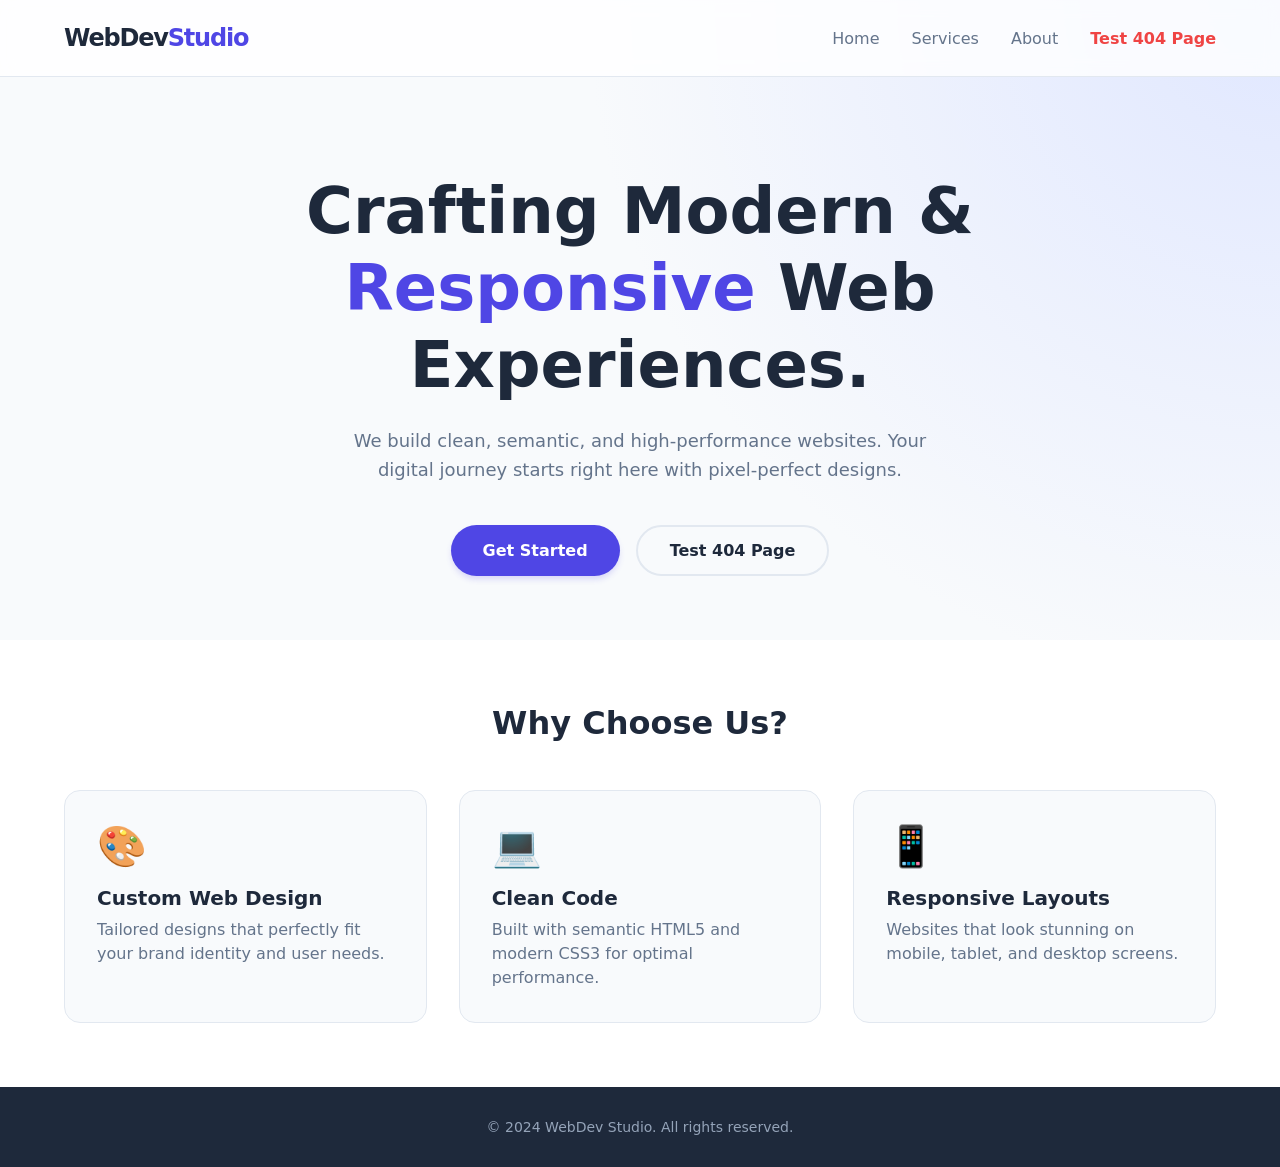
<file: index.html>
<!DOCTYPE html>
<html lang="en">
<head>
    <meta charset="UTF-8">
    <meta name="viewport" content="width=device-width, initial-scale=1.0">
    <title>WebDev Studio | Home</title>
    <link rel="stylesheet" href="style.css">
</head>
<body class="home-body">

    <!-- Navigation Bar -->
    <nav class="navbar">
        <div class="logo">WebDev<span>Studio</span></div>
        <ul class="nav-links">
            <li><a href="#">Home</a></li>
            <li><a href="#">Services</a></li>
            <li><a href="#">About</a></li>
            <!-- 404 Page Test Link -->
            <li><a href="404.html" class="btn-test">Test 404 Page</a></li>
        </ul>
    </nav>

    <!-- Main Hero Section -->
    <header class="hero-section">
        <div class="hero-content">
            <h1 class="hero-title">Crafting Modern & <br><span class="highlight">Responsive</span> Web Experiences.</h1>
            <p class="hero-subtitle">
                We build clean, semantic, and high-performance websites. 
                Your digital journey starts right here with pixel-perfect designs.
            </p>
            <div class="hero-buttons">
                <a href="#" class="home-button">Get Started</a>
                <!-- 404 Page Test Link (Secondary Button) -->
                <a href="404.html" class="secondary-button">Test 404 Page</a>
            </div>
        </div>
    </header>

    <!-- Features Section -->
    <section class="features-section">
        <h2 class="section-title">Why Choose Us?</h2>
        <div class="features-grid">
            
            <div class="feature-card">
                <div class="icon">🎨</div>
                <h3>Custom Web Design</h3>
                <p>Tailored designs that perfectly fit your brand identity and user needs.</p>
            </div>

            <div class="feature-card">
                <div class="icon">💻</div>
                <h3>Clean Code</h3>
                <p>Built with semantic HTML5 and modern CSS3 for optimal performance.</p>
            </div>

            <div class="feature-card">
                <div class="icon">📱</div>
                <h3>Responsive Layouts</h3>
                <p>Websites that look stunning on mobile, tablet, and desktop screens.</p>
            </div>

        </div>
    </section>

    <!-- Footer -->
    <footer class="site-footer">
        <p>&copy; 2024 WebDev Studio. All rights reserved.</p>
    </footer>

</body>
</html>
</file>
<file: style.css>
/* =========================================
   CSS Variables
   ========================================= */
:root {
    --primary-color: #4f46e5;
    --primary-hover: #4338ca;
    --text-main: #1e293b;
    --text-muted: #64748b;
    --bg-color: #f8fafc;
    --font-family: system-ui, -apple-system, BlinkMacSystemFont, 'Segoe UI', Roboto, sans-serif;
}

/* =========================================
   Reset & Base Styles
   ========================================= */
* {
    margin: 0;
    padding: 0;
    box-sizing: border-box;
}

body {
    font-family: var(--font-family);
    background-color: var(--bg-color);
    color: var(--text-main);
    -webkit-font-smoothing: antialiased;
}

/* =========================================
   404 PAGE STYLES (Unchanged)
   ========================================= */
.error-container {
    min-height: 100vh;
    display: grid;
    place-items: center;
    padding: 2rem;
    background-image: radial-gradient(circle at 50% 0%, #e0e7ff 0%, transparent 50%);
}

.error-content {
    max-width: 600px;
    width: 100%;
    text-align: center;
    display: flex;
    flex-direction: column;
    align-items: center;
    gap: 1.5rem;
    animation: fadeIn 0.8s ease-out forwards;
}

.error-code {
    font-size: clamp(5rem, 15vw, 8rem);
    font-weight: 900;
    line-height: 1;
    color: var(--primary-color);
    letter-spacing: -0.05em;
    margin-top: 1rem;
    text-shadow: 4px 4px 0px rgba(79, 70, 229, 0.1);
}

.error-title {
    font-size: clamp(1.5rem, 4vw, 2rem);
    font-weight: 700;
    color: var(--text-main);
}

.error-message {
    font-size: clamp(1rem, 2vw, 1.125rem);
    color: var(--text-muted);
    line-height: 1.6;
    max-width: 450px;
}

.home-button {
    display: inline-flex;
    align-items: center;
    gap: 0.5rem;
    padding: 0.875rem 2rem;
    background-color: var(--primary-color);
    color: #ffffff;
    text-decoration: none;
    font-weight: 600;
    font-size: 1rem;
    border-radius: 9999px;
    transition: all 0.3s cubic-bezier(0.4, 0, 0.2, 1);
    box-shadow: 0 4px 6px -1px rgba(79, 70, 229, 0.2);
    border: none;
    cursor: pointer;
}

.home-button:hover {
    background-color: var(--primary-hover);
    transform: translateY(-3px);
    box-shadow: 0 10px 15px -3px rgba(79, 70, 229, 0.4);
}

/* SVG Illustration Styles */
.error-illustration { width: 100%; max-width: 300px; margin-bottom: 1rem; }
.satellite { animation: float 4s ease-in-out infinite; transform-origin: center; }
.star { animation: twinkle 2s ease-in-out infinite alternate; }
.star-2 { animation-delay: 0.5s; }
.star-3 { animation-delay: 1s; }
.star-4 { animation-delay: 1.5s; }

/* =========================================
   HOMEPAGE STYLES (New)
   ========================================= */
.home-body {
    background-image: radial-gradient(circle at 100% 0%, #e0e7ff 0%, transparent 40%);
}

/* Navbar */
.navbar {
    display: flex;
    justify-content: space-between;
    align-items: center;
    padding: 1.5rem 5%;
    background-color: rgba(255, 255, 255, 0.8);
    backdrop-filter: blur(10px);
    position: sticky;
    top: 0;
    z-index: 100;
    border-bottom: 1px solid #e2e8f0;
}

.logo {
    font-size: 1.5rem;
    font-weight: 800;
    color: var(--text-main);
    letter-spacing: -0.05em;
}

.logo span {
    color: var(--primary-color);
}

.nav-links {
    display: flex;
    list-style: none;
    gap: 2rem;
    align-items: center;
}

.nav-links a {
    text-decoration: none;
    color: var(--text-muted);
    font-weight: 500;
    transition: color 0.3s ease;
}

.nav-links a:hover {
    color: var(--primary-color);
}

.btn-test {
    color: #ef4444 !important;
    font-weight: 600 !important;
}

/* Hero Section */
.hero-section {
    padding: 6rem 5% 4rem;
    text-align: center;
    display: flex;
    justify-content: center;
}

.hero-content {
    max-width: 800px;
}

.hero-title {
    font-size: clamp(2.5rem, 5vw, 4rem);
    font-weight: 800;
    line-height: 1.2;
    margin-bottom: 1.5rem;
    color: var(--text-main);
}

.highlight {
    color: var(--primary-color);
}

.hero-subtitle {
    font-size: 1.125rem;
    color: var(--text-muted);
    line-height: 1.6;
    margin-bottom: 2.5rem;
    max-width: 600px;
    margin-inline: auto;
}

.hero-buttons {
    display: flex;
    gap: 1rem;
    justify-content: center;
}

.secondary-button {
    display: inline-flex;
    align-items: center;
    padding: 0.875rem 2rem;
    background-color: transparent;
    color: var(--text-main);
    text-decoration: none;
    font-weight: 600;
    font-size: 1rem;
    border-radius: 9999px;
    border: 2px solid #e2e8f0;
    transition: all 0.3s ease;
}

.secondary-button:hover {
    border-color: var(--text-main);
    background-color: #f1f5f9;
}

/* Features Section */
.features-section {
    padding: 4rem 5%;
    background-color: #ffffff;
}

.section-title {
    text-align: center;
    font-size: 2rem;
    margin-bottom: 3rem;
    color: var(--text-main);
}

.features-grid {
    display: grid;
    grid-template-columns: repeat(auto-fit, minmax(300px, 1fr));
    gap: 2rem;
    max-width: 1200px;
    margin: 0 auto;
}

.feature-card {
    padding: 2rem;
    border-radius: 1rem;
    background-color: var(--bg-color);
    border: 1px solid #e2e8f0;
    transition: transform 0.3s ease, box-shadow 0.3s ease;
}

.feature-card:hover {
    transform: translateY(-5px);
    box-shadow: 0 10px 25px -5px rgba(0, 0, 0, 0.05);
}

.feature-card .icon {
    font-size: 2.5rem;
    margin-bottom: 1rem;
}

.feature-card h3 {
    font-size: 1.25rem;
    margin-bottom: 0.5rem;
    color: var(--text-main);
}

.feature-card p {
    color: var(--text-muted);
    line-height: 1.5;
}

/* Footer */
.site-footer {
    text-align: center;
    padding: 2rem;
    background-color: var(--text-main);
    color: #94a3b8;
    font-size: 0.875rem;
}

/* =========================================
   Animations & Media Queries
   ========================================= */
@keyframes float {
    0%, 100% { transform: translateY(0) rotate(0deg); }
    50% { transform: translateY(-10px) rotate(5deg); }
}

@keyframes twinkle {
    0% { opacity: 0.3; }
    100% { opacity: 1; }
}

@keyframes fadeIn {
    from { opacity: 0; transform: translateY(20px); }
    to { opacity: 1; transform: translateY(0); }
}

@media (max-width: 768px) {
    .nav-links {
        display: none; /* Mobile menu hidden for simplicity */
    }
    
    .hero-buttons {
        flex-direction: column;
    }
    
    .error-container {
        padding: 1rem;
    }
    
    .error-content {
        gap: 1rem;
    }
    
    .home-button, .secondary-button {
        width: 100%;
        justify-content: center;
    }
}
</file>
